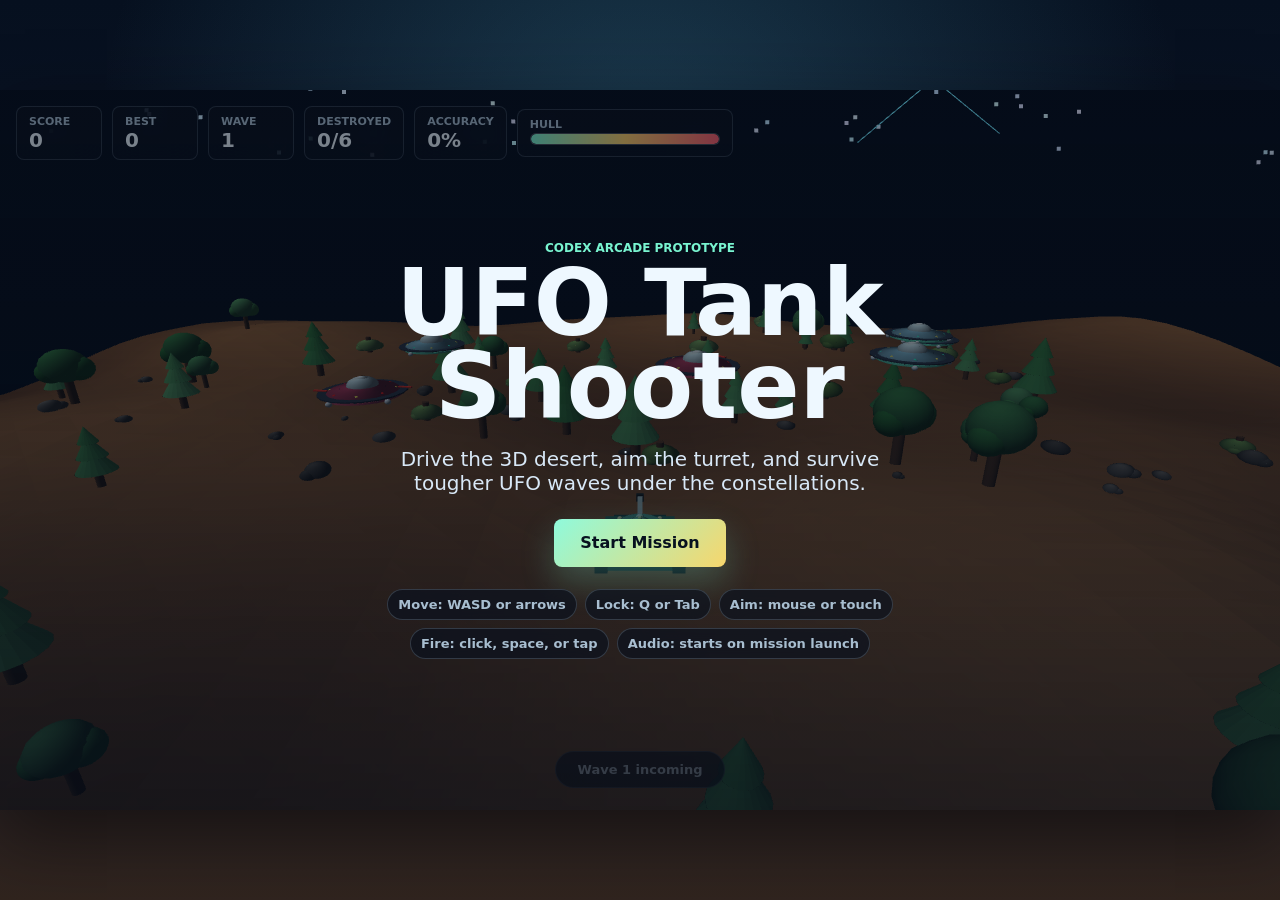
<file: games/index.html>
<!doctype html>
<html lang="en">
  <head>
    <meta charset="utf-8">
    <meta name="viewport" content="width=device-width, initial-scale=1, viewport-fit=cover, user-scalable=no">
    <title>UFO Tank Shooter</title>
    <link rel="stylesheet" href="styles.css">
  </head>
  <body>
    <main class="game-shell" aria-label="UFO Tank Shooter arcade game">
      <canvas id="game" width="1280" height="720"></canvas>

      <section class="hud" aria-live="polite">
        <div class="hud-group">
          <span class="label">Score</span>
          <strong id="score">0</strong>
        </div>
        <div class="hud-group">
          <span class="label">Best</span>
          <strong id="bestScore">0</strong>
        </div>
        <div class="hud-group">
          <span class="label">Wave</span>
          <strong id="wave">1</strong>
        </div>
        <div class="hud-group">
          <span class="label">Destroyed</span>
          <strong id="destroyed">0</strong>
        </div>
        <div class="hud-group">
          <span class="label">Accuracy</span>
          <strong id="accuracy">0%</strong>
        </div>
        <div class="hud-group">
          <span class="label">Hull</span>
          <div class="meter" aria-label="Hull integrity">
            <span id="healthBar"></span>
          </div>
        </div>
      </section>

      <div class="title-card" id="overlay">
        <p class="kicker">Codex arcade prototype</p>
        <h1>UFO Tank Shooter</h1>
        <p>Drive the 3D desert, aim the turret, and survive tougher UFO waves under the constellations.</p>
        <button id="startButton" type="button">Start Mission</button>
        <div class="controls">
          <span>Move: WASD or arrows</span>
          <span>Lock: Q or Tab</span>
          <span>Aim: mouse or touch</span>
          <span>Fire: click, space, or tap</span>
          <span>Audio: starts on mission launch</span>
        </div>
      </div>

      <div class="wave-flash" id="waveFlash"></div>
      <div class="wave-banner" id="waveBanner">Wave 1</div>
      <div class="toast" id="toast">Wave incoming</div>
      <nav class="mobile-controls" id="mobileControls" aria-label="Touch controls">
        <div class="stick-zone" id="moveStick" aria-label="Move tank">
          <div class="stick-knob" id="moveKnob"></div>
        </div>
        <div class="touch-actions">
          <button class="touch-button lock" id="touchLock" type="button">Lock</button>
          <button class="touch-button fire" id="touchFire" type="button">Fire</button>
        </div>
      </nav>
    </main>

    <script src="main.js"></script>
  </body>
</html>
</file>
<file: games/styles.css>
:root {
  color-scheme: dark;
  --panel: rgba(11, 17, 28, 0.68);
  --line: rgba(201, 232, 255, 0.18);
  --text: #eef8ff;
  --muted: #a8bed0;
  --accent: #79f4d0;
  --warn: #ffcf67;
  --danger: #ff5d6c;
}

* {
  box-sizing: border-box;
}

html,
body {
  height: 100%;
  margin: 0;
  overscroll-behavior: none;
  -webkit-user-select: none;
  user-select: none;
}

body {
  display: grid;
  place-items: center;
  overflow: hidden;
  background:
    radial-gradient(circle at 50% 18%, rgba(65, 139, 168, 0.34), transparent 34rem),
    linear-gradient(180deg, #06101f 0%, #11152a 54%, #30241e 100%);
  color: var(--text);
  font-family:
    Inter, ui-sans-serif, system-ui, -apple-system, BlinkMacSystemFont, "Segoe UI",
    sans-serif;
  -webkit-tap-highlight-color: transparent;
}

.game-shell {
  position: relative;
  width: min(100vw, 1280px);
  height: min(100dvh, 720px);
  min-height: 420px;
  overflow: hidden;
  background: #07111f;
  box-shadow: 0 24px 70px rgba(0, 0, 0, 0.46);
}

canvas {
  display: block;
  width: 100%;
  height: 100%;
  outline: none;
  cursor: crosshair;
  touch-action: none;
}

.mobile-controls {
  position: absolute;
  left: max(16px, env(safe-area-inset-left));
  right: max(16px, env(safe-area-inset-right));
  bottom: max(16px, env(safe-area-inset-bottom));
  z-index: 4;
  display: none;
  align-items: end;
  justify-content: space-between;
  pointer-events: none;
}

.stick-zone {
  position: relative;
  width: 128px;
  height: 128px;
  border: 1px solid rgba(201, 232, 255, 0.2);
  border-radius: 50%;
  background: rgba(8, 17, 31, 0.34);
  box-shadow: inset 0 0 26px rgba(121, 244, 208, 0.08);
  pointer-events: auto;
  touch-action: none;
}

.stick-knob {
  position: absolute;
  left: 50%;
  top: 50%;
  width: 54px;
  height: 54px;
  border-radius: 50%;
  background: rgba(143, 250, 220, 0.76);
  box-shadow: 0 0 24px rgba(121, 244, 208, 0.32);
  transform: translate(-50%, -50%);
}

.touch-actions {
  display: grid;
  grid-template-columns: 74px 86px;
  gap: 10px;
  align-items: end;
  pointer-events: auto;
}

.touch-button {
  min-width: 0;
  min-height: 58px;
  border: 1px solid rgba(255, 255, 255, 0.18);
  border-radius: 50%;
  background: rgba(8, 17, 31, 0.62);
  color: var(--text);
  font-size: 13px;
  box-shadow: 0 10px 24px rgba(0, 0, 0, 0.28);
  touch-action: none;
}

.touch-button.fire {
  width: 86px;
  height: 86px;
  background: radial-gradient(circle at 35% 30%, #dfffee, #24e883 62%, #0d6b44);
  color: #06101f;
}

.touch-button.lock {
  width: 74px;
  height: 74px;
  color: #fff4a3;
}

.hud {
  position: absolute;
  top: 16px;
  left: 16px;
  right: 16px;
  z-index: 3;
  display: flex;
  align-items: center;
  flex-wrap: wrap;
  gap: 10px;
  pointer-events: none;
}

.hud-group {
  min-width: 86px;
  min-height: 48px;
  padding: 8px 12px;
  border: 1px solid var(--line);
  border-radius: 8px;
  background: var(--panel);
  backdrop-filter: blur(16px);
}

.label {
  display: block;
  margin-bottom: 2px;
  color: var(--muted);
  font-size: 11px;
  font-weight: 800;
  letter-spacing: 0;
  text-transform: uppercase;
}

.hud strong {
  font-size: 20px;
  line-height: 1;
}

.meter {
  width: clamp(96px, 18vw, 190px);
  height: 12px;
  overflow: hidden;
  border: 1px solid rgba(255, 255, 255, 0.16);
  border-radius: 999px;
  background: rgba(255, 255, 255, 0.1);
}

.meter span {
  display: block;
  width: 100%;
  height: 100%;
  border-radius: inherit;
  background: linear-gradient(90deg, var(--accent), var(--warn), var(--danger));
  transform-origin: left center;
}

.title-card {
  position: absolute;
  inset: 0;
  z-index: 6;
  display: grid;
  align-content: center;
  justify-items: center;
  padding: 28px;
  text-align: center;
  background: linear-gradient(180deg, rgba(5, 12, 24, 0.48), rgba(5, 12, 24, 0.82));
  transition: opacity 180ms ease, visibility 180ms ease;
}

.title-card.hidden {
  display: none;
  visibility: hidden;
  opacity: 0;
}

.kicker {
  margin: 0 0 8px;
  color: var(--accent);
  font-size: 12px;
  font-weight: 900;
  letter-spacing: 0;
  text-transform: uppercase;
}

h1 {
  margin: 0;
  max-width: 760px;
  font-size: clamp(48px, 8vw, 92px);
  line-height: 0.9;
  letter-spacing: 0;
}

.title-card p:not(.kicker) {
  max-width: 520px;
  margin: 18px 0 24px;
  color: #d8e8f7;
  font-size: clamp(16px, 2vw, 20px);
}

button {
  min-width: 172px;
  min-height: 48px;
  border: 0;
  border-radius: 8px;
  background: linear-gradient(135deg, #8ffadc, #f7d66c);
  color: #07111f;
  font: inherit;
  font-weight: 900;
  cursor: pointer;
  box-shadow: 0 14px 34px rgba(121, 244, 208, 0.24);
}

button:focus-visible {
  outline: 3px solid #ffffff;
  outline-offset: 4px;
}

.controls {
  display: flex;
  flex-wrap: wrap;
  justify-content: center;
  gap: 8px;
  max-width: 660px;
  margin-top: 22px;
  color: var(--muted);
  font-size: 13px;
  font-weight: 700;
}

.controls span,
.toast {
  border: 1px solid var(--line);
  border-radius: 999px;
  background: rgba(8, 17, 31, 0.64);
  backdrop-filter: blur(14px);
}

.controls span {
  padding: 7px 10px;
}

.toast {
  position: absolute;
  left: 50%;
  bottom: 22px;
  z-index: 5;
  min-width: 170px;
  padding: 10px 14px;
  color: #f3fbff;
  font-size: 13px;
  font-weight: 900;
  text-align: center;
  transform: translate(-50%, 90px);
  transition: transform 180ms ease;
  pointer-events: none;
}

.wave-flash {
  position: absolute;
  inset: 0;
  z-index: 5;
  background: rgba(233, 251, 255, 0.36);
  opacity: 0;
  pointer-events: none;
}

.wave-flash.show {
  animation: wave-flash 520ms ease-out;
}

.wave-banner {
  position: absolute;
  left: 50%;
  top: 42%;
  z-index: 5;
  min-width: 220px;
  padding: 16px 22px;
  border: 1px solid rgba(143, 250, 220, 0.48);
  border-radius: 8px;
  background: rgba(7, 17, 31, 0.72);
  color: #f3fbff;
  font-size: clamp(30px, 6vw, 62px);
  font-weight: 950;
  line-height: 1;
  text-align: center;
  text-transform: uppercase;
  transform: translate(-50%, -50%) scale(0.88);
  opacity: 0;
  pointer-events: none;
  backdrop-filter: blur(16px);
}

.wave-banner.show {
  animation: wave-banner 1150ms ease-out;
}

@keyframes wave-flash {
  0% {
    opacity: 0;
  }

  20% {
    opacity: 1;
  }

  100% {
    opacity: 0;
  }
}

@keyframes wave-banner {
  0% {
    opacity: 0;
    transform: translate(-50%, -50%) scale(0.82);
  }

  18% {
    opacity: 1;
    transform: translate(-50%, -50%) scale(1);
  }

  78% {
    opacity: 1;
    transform: translate(-50%, -50%) scale(1);
  }

  100% {
    opacity: 0;
    transform: translate(-50%, -50%) scale(1.08);
  }
}

.toast.show {
  transform: translate(-50%, 0);
}

@media (max-width: 720px) {
  .game-shell {
    width: 100vw;
    height: 100dvh;
    min-height: 0;
    box-shadow: none;
  }

  .hud {
    top: 10px;
    left: 10px;
    right: 10px;
    gap: 6px;
  }

  .hud-group {
    min-width: 68px;
    min-height: 40px;
    padding: 7px 8px;
  }

  .label {
    font-size: 10px;
  }

  .hud strong {
    font-size: 16px;
  }

  .meter {
    width: 92px;
  }

  .mobile-controls {
    display: flex;
  }

  .title-card {
    padding: 22px 18px calc(120px + env(safe-area-inset-bottom));
  }

  .controls {
    max-width: 360px;
    font-size: 12px;
  }
}

@media (pointer: coarse) {
  .game-shell {
    width: 100vw;
    height: 100dvh;
    min-height: 0;
    box-shadow: none;
  }

  .mobile-controls {
    display: flex;
  }
}

@media (max-width: 420px) {
  .hud-group {
    min-width: 60px;
    padding: 6px 7px;
  }

  .label {
    font-size: 9px;
  }

  .hud strong {
    font-size: 14px;
  }

  .stick-zone {
    width: 112px;
    height: 112px;
  }

  .stick-knob {
    width: 48px;
    height: 48px;
  }

  .touch-actions {
    grid-template-columns: 64px 76px;
  }

  .touch-button.lock {
    width: 64px;
    height: 64px;
  }

  .touch-button.fire {
    width: 76px;
    height: 76px;
  }
}
</file>
